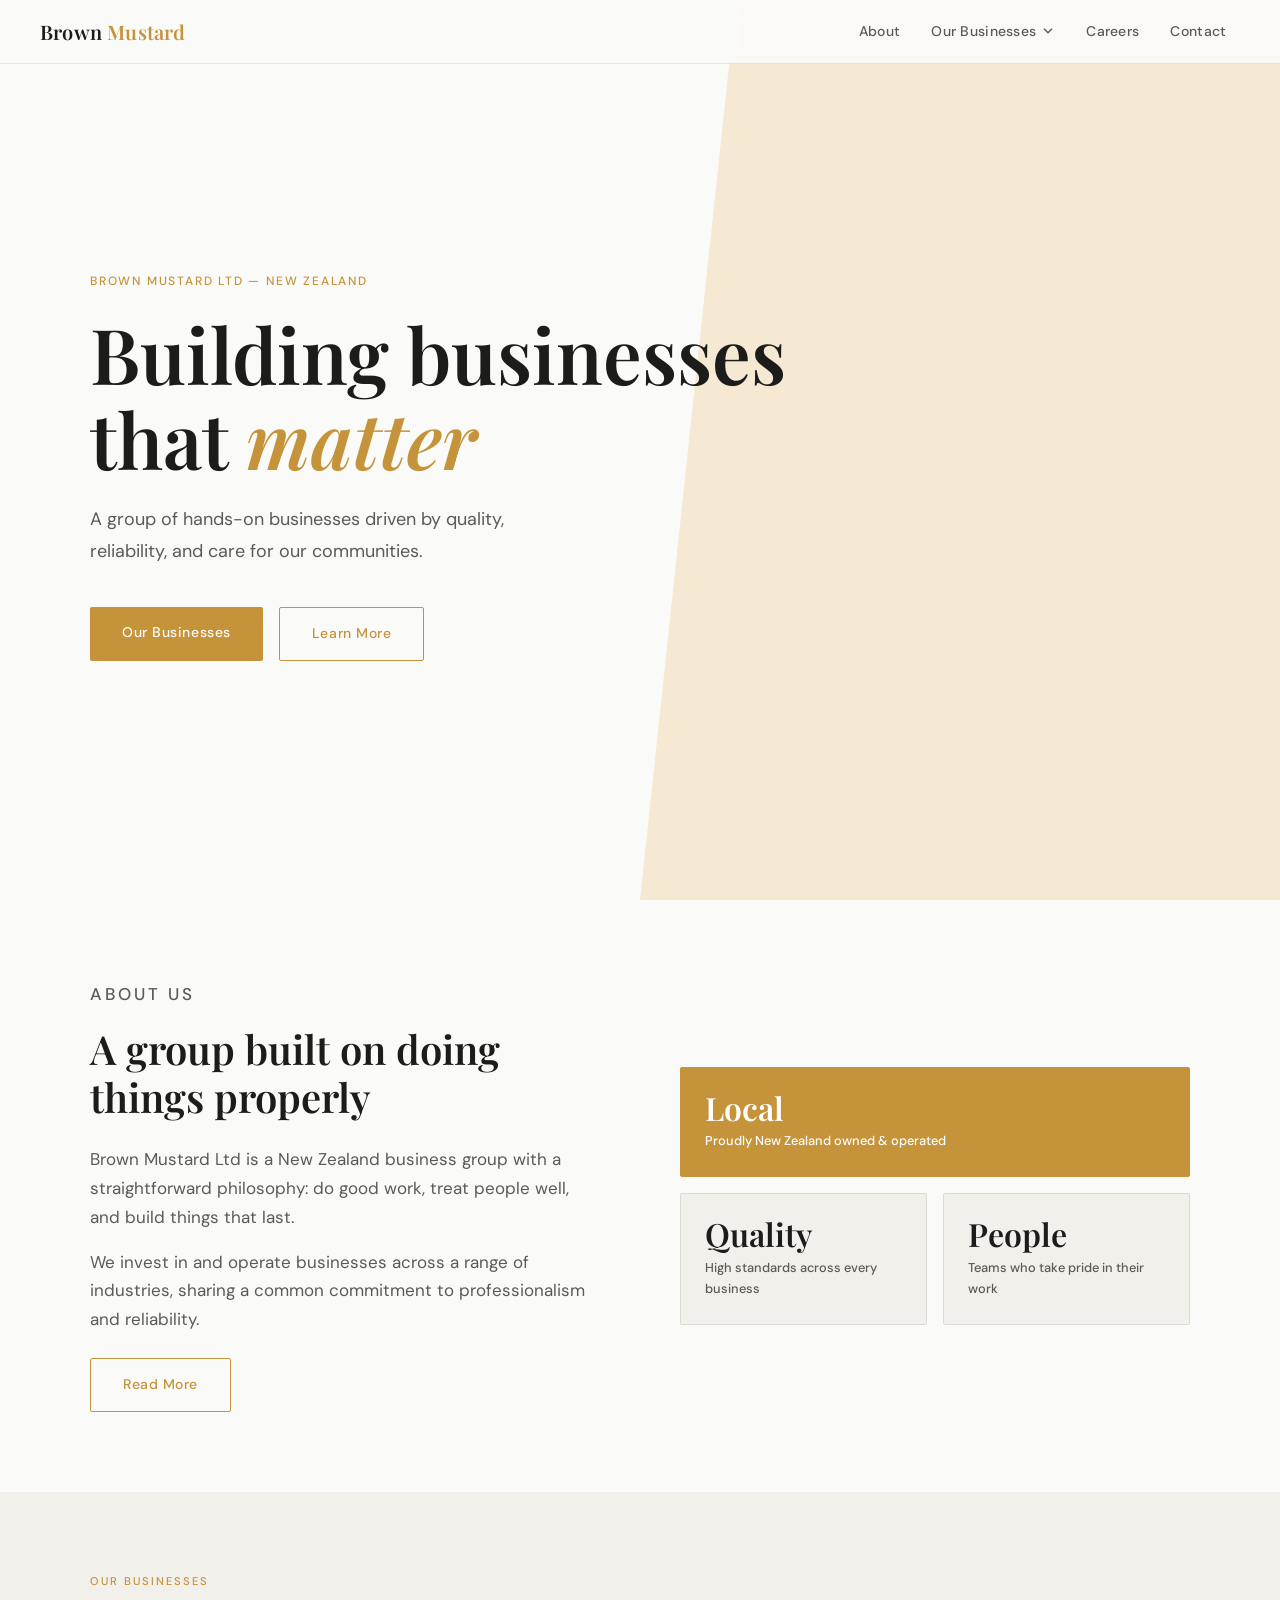
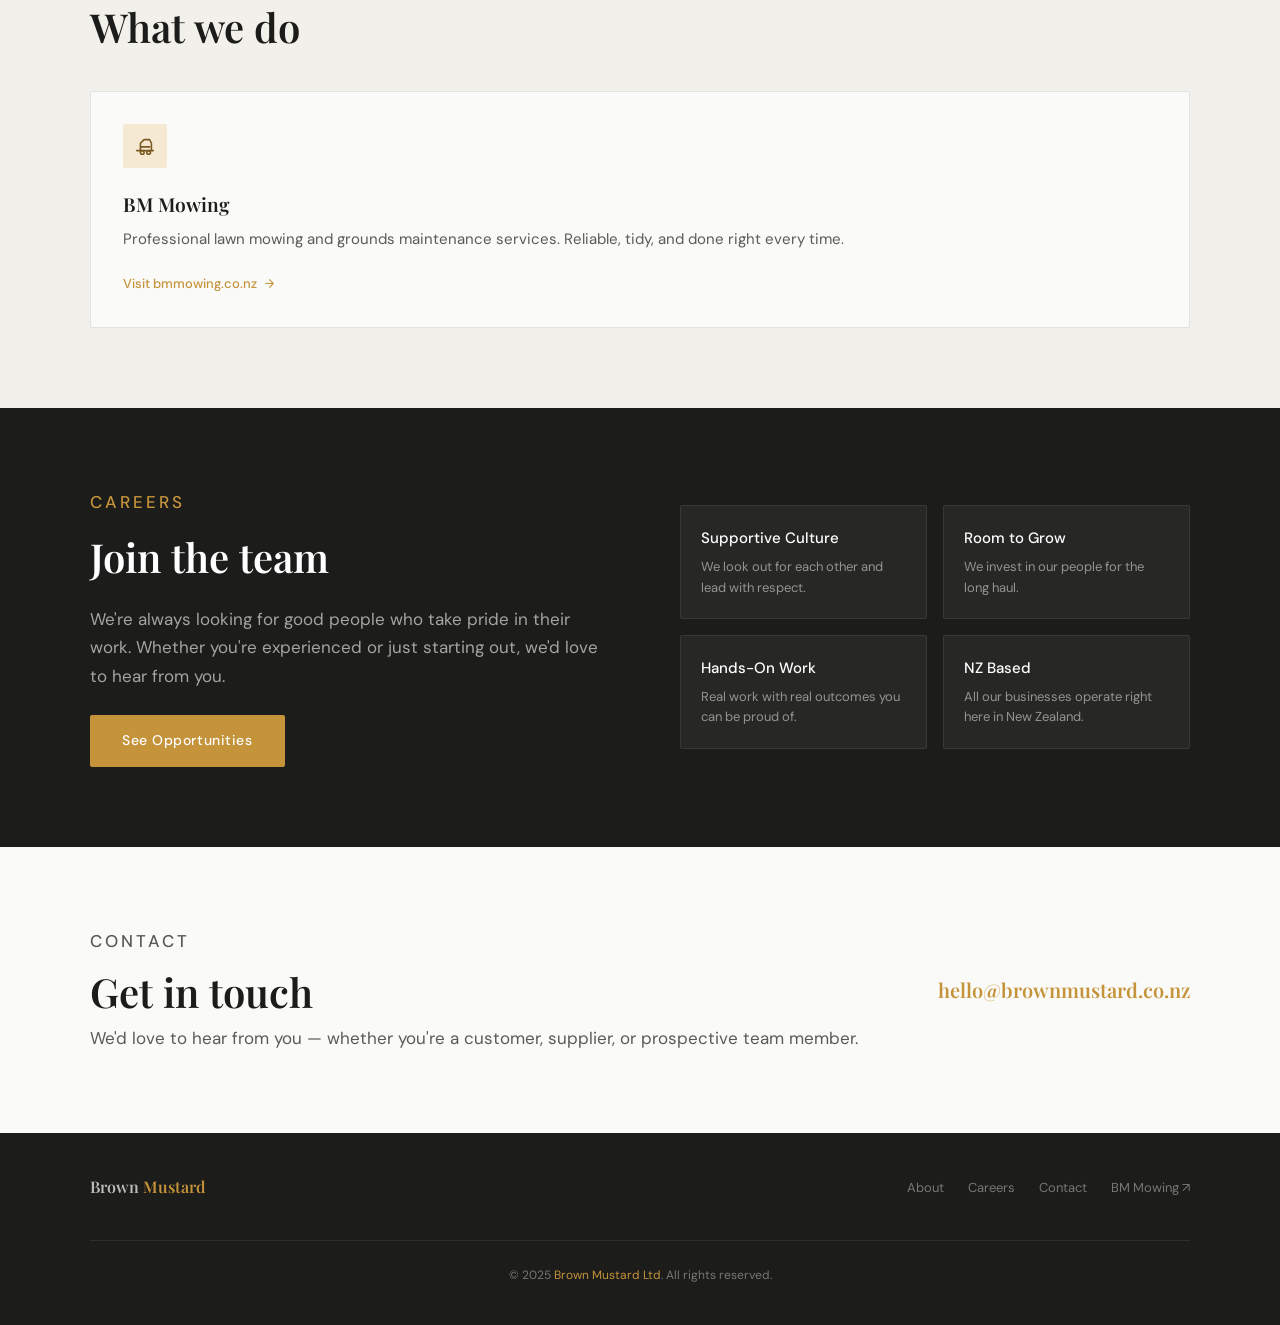
<file: index.html>
<!DOCTYPE html>
<html lang="en">
<head>
  <meta charset="UTF-8" />
  <meta name="viewport" content="width=device-width, initial-scale=1.0" />
  <title>Brown Mustard Ltd</title>
  <link rel="preconnect" href="https://fonts.googleapis.com" />
  <link rel="preconnect" href="https://fonts.gstatic.com" crossorigin />
  <link href="https://fonts.googleapis.com/css2?family=Playfair+Display:wght@400;600&family=DM+Sans:wght@300;400;500&display=swap" rel="stylesheet" />
  <link rel="stylesheet" href="style.css" />
  <style>
    /* ── HERO ── */
    .hero {
      min-height: 100vh;
      display: flex;
      align-items: center;
      padding: 6rem 2.5rem 4rem;
      position: relative;
      overflow: hidden;
    }

    .hero::before {
      content: '';
      position: absolute;
      top: -10%; right: -5%;
      width: 55%; height: 110%;
      background: var(--mustard-light);
      clip-path: polygon(15% 0%, 100% 0%, 100% 100%, 0% 100%);
      z-index: 0;
    }

    .hero-content {
      max-width: 1100px;
      margin: 0 auto;
      width: 100%;
      position: relative;
      z-index: 1;
    }

    .hero-eyebrow {
      font-size: 0.75rem;
      font-weight: 500;
      letter-spacing: 0.15em;
      text-transform: uppercase;
      color: var(--mustard);
      margin-bottom: 1.25rem;
    }

    .hero h1 {
      font-family: 'Playfair Display', serif;
      font-size: clamp(2.75rem, 6vw, 5rem);
      font-weight: 600;
      line-height: 1.1;
      max-width: 700px;
      margin-bottom: 1.5rem;
    }

    .hero h1 em { font-style: italic; color: var(--mustard); }

    .hero-sub {
      font-size: 1.125rem;
      color: var(--ink-muted);
      max-width: 480px;
      line-height: 1.75;
      margin-bottom: 2.5rem;
    }

    .hero-buttons { display: flex; gap: 1rem; flex-wrap: wrap; }

    /* ── HOME SECTIONS ── */
    .home-about { background: var(--surface); }
    .home-businesses { background: var(--surface-alt); }
    .home-careers { background: var(--ink); color: #fff; }
    .home-contact { background: var(--surface); }

    /* About grid */
    .about-grid {
      display: grid;
      grid-template-columns: 1fr 1fr;
      gap: 5rem;
      align-items: center;
    }

    .about-text p {
      color: var(--ink-muted);
      margin-bottom: 1rem;
      font-size: 1.0625rem;
    }

    .about-text .btn { margin-top: 0.5rem; }

    .about-visual {
      display: grid;
      grid-template-columns: 1fr 1fr;
      gap: 1rem;
    }

    .stat-card {
      background: var(--surface-alt);
      border: 1px solid var(--border);
      padding: 1.5rem;
      border-radius: 2px;
    }

    .stat-card.accent {
      grid-column: span 2;
      background: var(--mustard);
      border-color: var(--mustard);
    }

    .stat-card.accent .stat-num,
    .stat-card.accent .stat-label { color: #fff; }

    .stat-num {
      font-family: 'Playfair Display', serif;
      font-size: 2rem;
      font-weight: 600;
      color: var(--ink);
      line-height: 1;
      margin-bottom: 0.4rem;
    }

    .stat-label {
      font-size: 0.8rem;
      color: var(--ink-muted);
      font-weight: 500;
    }

    /* Businesses */
    .biz-grid {
      display: grid;
      grid-template-columns: repeat(auto-fit, minmax(280px, 1fr));
      gap: 1.5rem;
      margin-top: 2.5rem;
    }

    .biz-card {
      background: var(--surface);
      border: 1px solid var(--border);
      border-radius: 2px;
      padding: 2rem;
      text-decoration: none;
      color: inherit;
      display: block;
      position: relative;
      overflow: hidden;
      transition: border-color 0.2s, transform 0.2s, box-shadow 0.2s;
    }

    .biz-card::after {
      content: '';
      position: absolute;
      bottom: 0; left: 0;
      width: 100%; height: 3px;
      background: var(--mustard);
      transform: scaleX(0);
      transform-origin: left;
      transition: transform 0.25s;
    }

    .biz-card:hover { border-color: var(--mustard); transform: translateY(-3px); box-shadow: 0 8px 24px rgba(197,147,58,0.12); }
    .biz-card:hover::after { transform: scaleX(1); }

    .biz-icon {
      width: 44px; height: 44px;
      background: var(--mustard-light);
      border-radius: 2px;
      display: flex; align-items: center; justify-content: center;
      margin-bottom: 1.25rem;
    }

    .biz-icon svg {
      width: 22px; height: 22px;
      stroke: var(--mustard-dark); fill: none;
      stroke-width: 1.75; stroke-linecap: round; stroke-linejoin: round;
    }

    .biz-card h3 {
      font-family: 'Playfair Display', serif;
      font-size: 1.2rem; font-weight: 600;
      margin-bottom: 0.4rem;
    }

    .biz-card p { font-size: 0.9375rem; color: var(--ink-muted); margin-bottom: 1.25rem; }

    .card-link {
      font-size: 0.8125rem; font-weight: 500;
      color: var(--mustard); display: flex; align-items: center; gap: 0.35rem;
    }

    .card-link svg {
      width: 13px; height: 13px;
      stroke: currentColor; fill: none;
      stroke-width: 2; stroke-linecap: round; stroke-linejoin: round;
      transition: transform 0.2s;
    }

    .biz-card:hover .card-link svg { transform: translateX(3px); }

    /* Careers teaser */
    .careers-teaser {
      display: grid;
      grid-template-columns: 1fr 1fr;
      gap: 5rem;
      align-items: center;
    }

    .home-careers .section-label { color: var(--mustard); }
    .home-careers .section-title { color: #fff; }

    .careers-teaser-text p {
      color: rgba(255,255,255,0.6);
      font-size: 1.0625rem;
      margin-bottom: 1rem;
    }

    .careers-teaser-text .btn { margin-top: 0.5rem; }

    .perks {
      display: grid;
      grid-template-columns: 1fr 1fr;
      gap: 1rem;
    }

    .perk {
      background: rgba(255,255,255,0.05);
      border: 1px solid rgba(255,255,255,0.08);
      border-radius: 2px;
      padding: 1.25rem;
    }

    .perk-title { font-size: 0.9375rem; font-weight: 500; color: #fff; margin-bottom: 0.3rem; }
    .perk-desc { font-size: 0.8125rem; color: rgba(255,255,255,0.5); line-height: 1.6; }

    /* Contact teaser */
    .contact-row {
      display: flex;
      align-items: center;
      justify-content: space-between;
      gap: 3rem;
      flex-wrap: wrap;
    }

    .contact-row-text h2 { margin-bottom: 0.5rem; }
    .contact-row-text p { color: var(--ink-muted); font-size: 1.0625rem; }

    .contact-email-link {
      font-size: 1.25rem;
      font-family: 'Playfair Display', serif;
      color: var(--mustard);
      text-decoration: none;
      font-weight: 600;
      white-space: nowrap;
    }

    .contact-email-link:hover { text-decoration: underline; }

    @media (max-width: 768px) {
      .about-grid, .careers-teaser { grid-template-columns: 1fr; gap: 3rem; }
      .about-visual { display: none; }
      .perks { grid-template-columns: 1fr; }
      .contact-row { flex-direction: column; align-items: flex-start; }
      .hero::before { display: none; }
    }
  </style>
</head>
<body>

  <!-- nav injected by nav.js -->

  <!-- HERO -->
  <section class="hero">
    <div class="hero-content">
      <p class="hero-eyebrow">Brown Mustard Ltd &mdash; New Zealand</p>
      <h1>Building businesses that <em>matter</em></h1>
      <p class="hero-sub">A group of hands-on businesses driven by quality, reliability, and care for our communities.</p>
      <div class="hero-buttons">
        <a href="businesses.html" class="btn">Our Businesses</a>
        <a href="about.html" class="btn btn-outline">Learn More</a>
      </div>
    </div>
  </section>

  <!-- ABOUT TEASER -->
  <section class="section home-about">
    <div class="container">
      <div class="about-grid">
        <div class="about-text">
          <p class="section-label">About Us</p>
          <h2 class="section-title">A group built on doing things properly</h2>
          <p>Brown Mustard Ltd is a New Zealand business group with a straightforward philosophy: do good work, treat people well, and build things that last.</p>
          <p>We invest in and operate businesses across a range of industries, sharing a common commitment to professionalism and reliability.</p>
          <a href="about.html" class="btn btn-outline">Read More</a>
        </div>
        <div class="about-visual">
          <div class="stat-card accent">
            <div class="stat-num">Local</div>
            <div class="stat-label">Proudly New Zealand owned &amp; operated</div>
          </div>
          <div class="stat-card">
            <div class="stat-num">Quality</div>
            <div class="stat-label">High standards across every business</div>
          </div>
          <div class="stat-card">
            <div class="stat-num">People</div>
            <div class="stat-label">Teams who take pride in their work</div>
          </div>
        </div>
      </div>
    </div>
  </section>

  <!-- BUSINESSES TEASER -->
  <section class="section home-businesses">
    <div class="container">
      <p class="section-label">Our Businesses</p>
      <h2 class="section-title">What we do</h2>
      <div class="biz-grid">
        <a href="https://www.bmmowing.co.nz" target="_blank" rel="noopener" class="biz-card">
          <div class="biz-icon">
            <svg viewBox="0 0 24 24"><path d="M3 17h18M7 17V9l4-4h6l2 4v8M7 13h10"/><circle cx="9" cy="19" r="2"/><circle cx="16" cy="19" r="2"/></svg>
          </div>
          <h3>BM Mowing</h3>
          <p>Professional lawn mowing and grounds maintenance services. Reliable, tidy, and done right every time.</p>
          <span class="card-link">Visit bmmowing.co.nz <svg viewBox="0 0 24 24"><path d="M5 12h14M12 5l7 7-7 7"/></svg></span>
        </a>
      </div>
    </div>
  </section>

  <!-- CAREERS TEASER -->
  <section class="section home-careers">
    <div class="container">
      <div class="careers-teaser">
        <div class="careers-teaser-text">
          <p class="section-label">Careers</p>
          <h2 class="section-title">Join the team</h2>
          <p>We're always looking for good people who take pride in their work. Whether you're experienced or just starting out, we'd love to hear from you.</p>
          <a href="careers.html" class="btn">See Opportunities</a>
        </div>
        <div class="perks">
          <div class="perk"><div class="perk-title">Supportive Culture</div><div class="perk-desc">We look out for each other and lead with respect.</div></div>
          <div class="perk"><div class="perk-title">Room to Grow</div><div class="perk-desc">We invest in our people for the long haul.</div></div>
          <div class="perk"><div class="perk-title">Hands-On Work</div><div class="perk-desc">Real work with real outcomes you can be proud of.</div></div>
          <div class="perk"><div class="perk-title">NZ Based</div><div class="perk-desc">All our businesses operate right here in New Zealand.</div></div>
        </div>
      </div>
    </div>
  </section>

  <!-- CONTACT TEASER -->
  <section class="section home-contact">
    <div class="container">
      <div class="contact-row">
        <div class="contact-row-text">
          <p class="section-label">Contact</p>
          <h2 class="section-title">Get in touch</h2>
          <p>We'd love to hear from you — whether you're a customer, supplier, or prospective team member.</p>
        </div>
        <a href="mailto:hello@brownmustard.co.nz" class="contact-email-link">hello@brownmustard.co.nz</a>
      </div>
    </div>
  </section>

  <!-- footer injected by nav.js -->
  <script src="nav.js"></script>
</body>
</html>
</file>
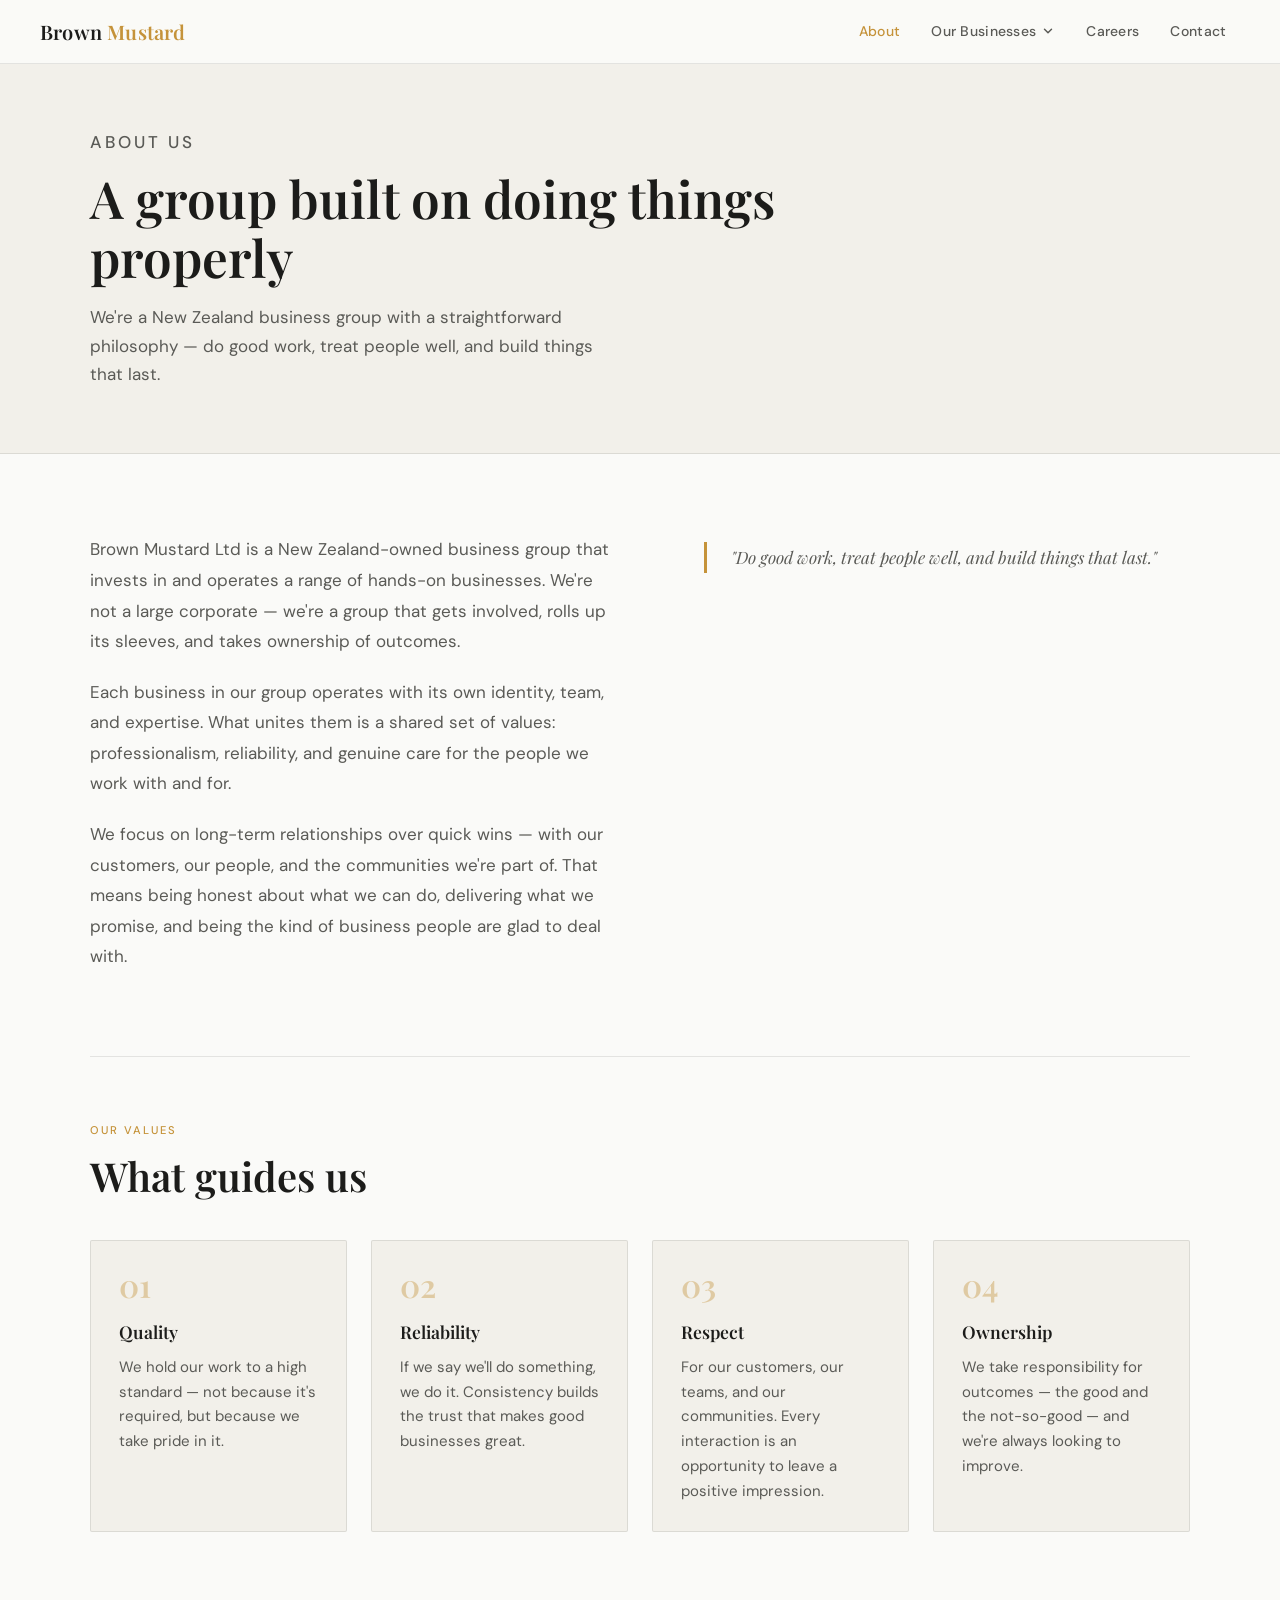
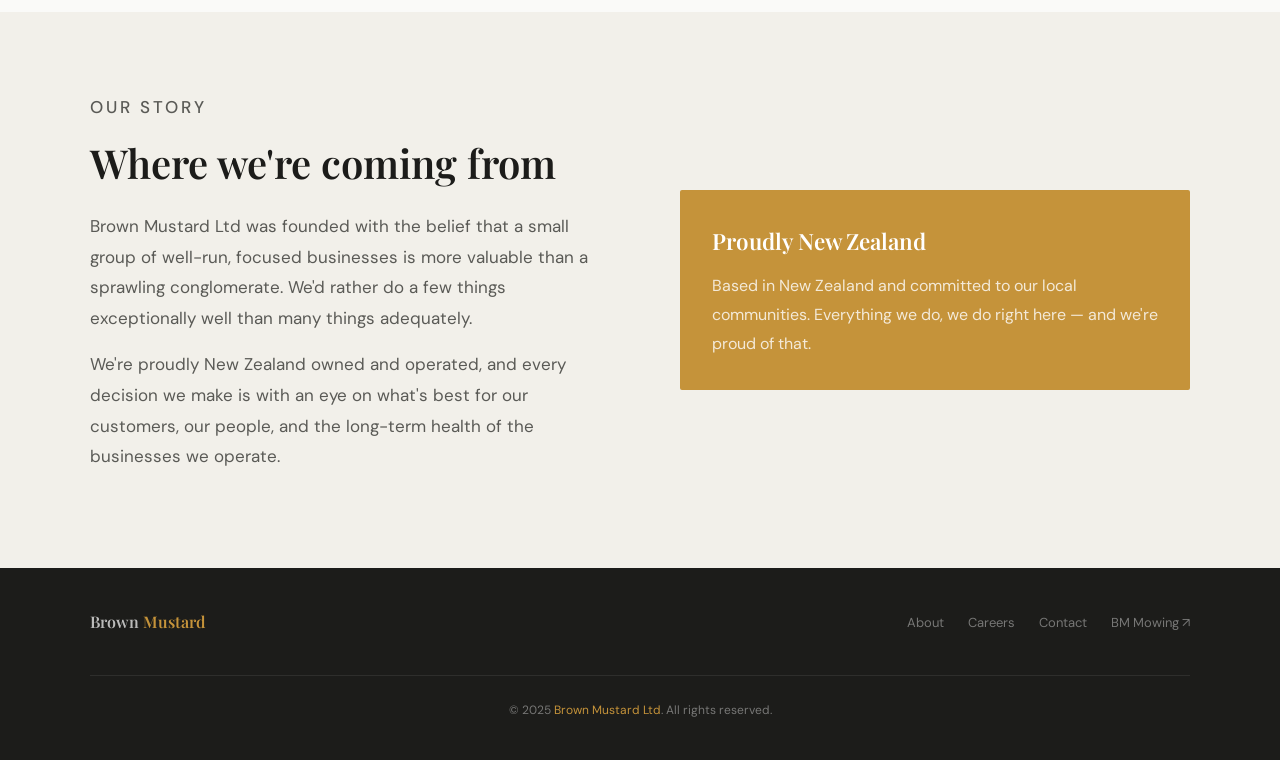
<file: about.html>
<!DOCTYPE html>
<html lang="en">
<head>
  <meta charset="UTF-8" />
  <meta name="viewport" content="width=device-width, initial-scale=1.0" />
  <title>About — Brown Mustard Ltd</title>
  <link rel="preconnect" href="https://fonts.googleapis.com" />
  <link rel="preconnect" href="https://fonts.gstatic.com" crossorigin />
  <link href="https://fonts.googleapis.com/css2?family=Playfair+Display:wght@400;600&family=DM+Sans:wght@300;400;500&display=swap" rel="stylesheet" />
  <link rel="stylesheet" href="style.css" />
  <style>
    .about-body { background: var(--surface); }

    .about-intro {
      display: grid;
      grid-template-columns: 1.1fr 1fr;
      gap: 5rem;
      align-items: start;
      padding-bottom: 4rem;
      border-bottom: 1px solid var(--border);
      margin-bottom: 4rem;
    }

    .about-intro p {
      font-size: 1.0625rem;
      color: var(--ink-muted);
      margin-bottom: 1.25rem;
      line-height: 1.8;
    }

    .about-pull {
      font-family: 'Playfair Display', serif;
      font-size: 1.5rem;
      font-weight: 400;
      font-style: italic;
      color: var(--ink);
      line-height: 1.5;
      border-left: 3px solid var(--mustard);
      padding-left: 1.5rem;
      margin-top: 0.5rem;
    }

    /* Values */
    .values-grid {
      display: grid;
      grid-template-columns: repeat(auto-fit, minmax(240px, 1fr));
      gap: 1.5rem;
      margin-top: 2.5rem;
    }

    .value-card {
      background: var(--surface-alt);
      border: 1px solid var(--border);
      border-radius: 2px;
      padding: 1.75rem;
    }

    .value-num {
      font-family: 'Playfair Display', serif;
      font-size: 2rem;
      font-weight: 600;
      color: var(--mustard);
      opacity: 0.4;
      line-height: 1;
      margin-bottom: 1rem;
    }

    .value-title {
      font-family: 'Playfair Display', serif;
      font-size: 1.1rem;
      font-weight: 600;
      margin-bottom: 0.5rem;
    }

    .value-desc { font-size: 0.9375rem; color: var(--ink-muted); line-height: 1.65; }

    /* Story section */
    .story-section { background: var(--surface-alt); }

    .story-grid {
      display: grid;
      grid-template-columns: 1fr 1fr;
      gap: 5rem;
      align-items: center;
    }

    .story-grid p {
      font-size: 1.0625rem;
      color: var(--ink-muted);
      margin-bottom: 1rem;
      line-height: 1.8;
    }

    .story-accent {
      background: var(--mustard);
      border-radius: 2px;
      padding: 2rem;
      color: #fff;
    }

    .story-accent h3 {
      font-family: 'Playfair Display', serif;
      font-size: 1.4rem;
      font-weight: 600;
      margin-bottom: 0.75rem;
    }

    .story-accent p { color: rgba(255,255,255,0.8); margin-bottom: 0; font-size: 1rem; }

    @media (max-width: 768px) {
      .about-intro, .story-grid { grid-template-columns: 1fr; gap: 3rem; }
    }
  </style>
</head>
<body class="about-body">

  <!-- nav injected -->

  <div class="page-hero">
    <div class="page-hero-inner">
      <p class="page-hero-eyebrow">About Us</p>
      <h1>A group built on doing things properly</h1>
      <p>We're a New Zealand business group with a straightforward philosophy — do good work, treat people well, and build things that last.</p>
    </div>
  </div>

  <!-- MAIN ABOUT -->
  <section class="section about-body">
    <div class="container">
      <div class="about-intro">
        <div>
          <p>Brown Mustard Ltd is a New Zealand-owned business group that invests in and operates a range of hands-on businesses. We're not a large corporate — we're a group that gets involved, rolls up its sleeves, and takes ownership of outcomes.</p>
          <p>Each business in our group operates with its own identity, team, and expertise. What unites them is a shared set of values: professionalism, reliability, and genuine care for the people we work with and for.</p>
          <p>We focus on long-term relationships over quick wins — with our customers, our people, and the communities we're part of. That means being honest about what we can do, delivering what we promise, and being the kind of business people are glad to deal with.</p>
        </div>
        <div>
          <p class="about-pull">"Do good work, treat people well, and build things that last."</p>
        </div>
      </div>

      <!-- Values -->
      <p class="section-label">Our Values</p>
      <h2 class="section-title">What guides us</h2>
      <div class="values-grid">
        <div class="value-card">
          <div class="value-num">01</div>
          <div class="value-title">Quality</div>
          <div class="value-desc">We hold our work to a high standard — not because it's required, but because we take pride in it.</div>
        </div>
        <div class="value-card">
          <div class="value-num">02</div>
          <div class="value-title">Reliability</div>
          <div class="value-desc">If we say we'll do something, we do it. Consistency builds the trust that makes good businesses great.</div>
        </div>
        <div class="value-card">
          <div class="value-num">03</div>
          <div class="value-title">Respect</div>
          <div class="value-desc">For our customers, our teams, and our communities. Every interaction is an opportunity to leave a positive impression.</div>
        </div>
        <div class="value-card">
          <div class="value-num">04</div>
          <div class="value-title">Ownership</div>
          <div class="value-desc">We take responsibility for outcomes — the good and the not-so-good — and we're always looking to improve.</div>
        </div>
      </div>
    </div>
  </section>

  <!-- STORY -->
  <section class="section story-section">
    <div class="container">
      <div class="story-grid">
        <div>
          <p class="section-label">Our Story</p>
          <h2 class="section-title">Where we're coming from</h2>
          <p>Brown Mustard Ltd was founded with the belief that a small group of well-run, focused businesses is more valuable than a sprawling conglomerate. We'd rather do a few things exceptionally well than many things adequately.</p>
          <p>We're proudly New Zealand owned and operated, and every decision we make is with an eye on what's best for our customers, our people, and the long-term health of the businesses we operate.</p>
        </div>
        <div class="story-accent">
          <h3>Proudly New Zealand</h3>
          <p>Based in New Zealand and committed to our local communities. Everything we do, we do right here — and we're proud of that.</p>
        </div>
      </div>
    </div>
  </section>

  <script src="nav.js"></script>
</body>
</html>
</file>
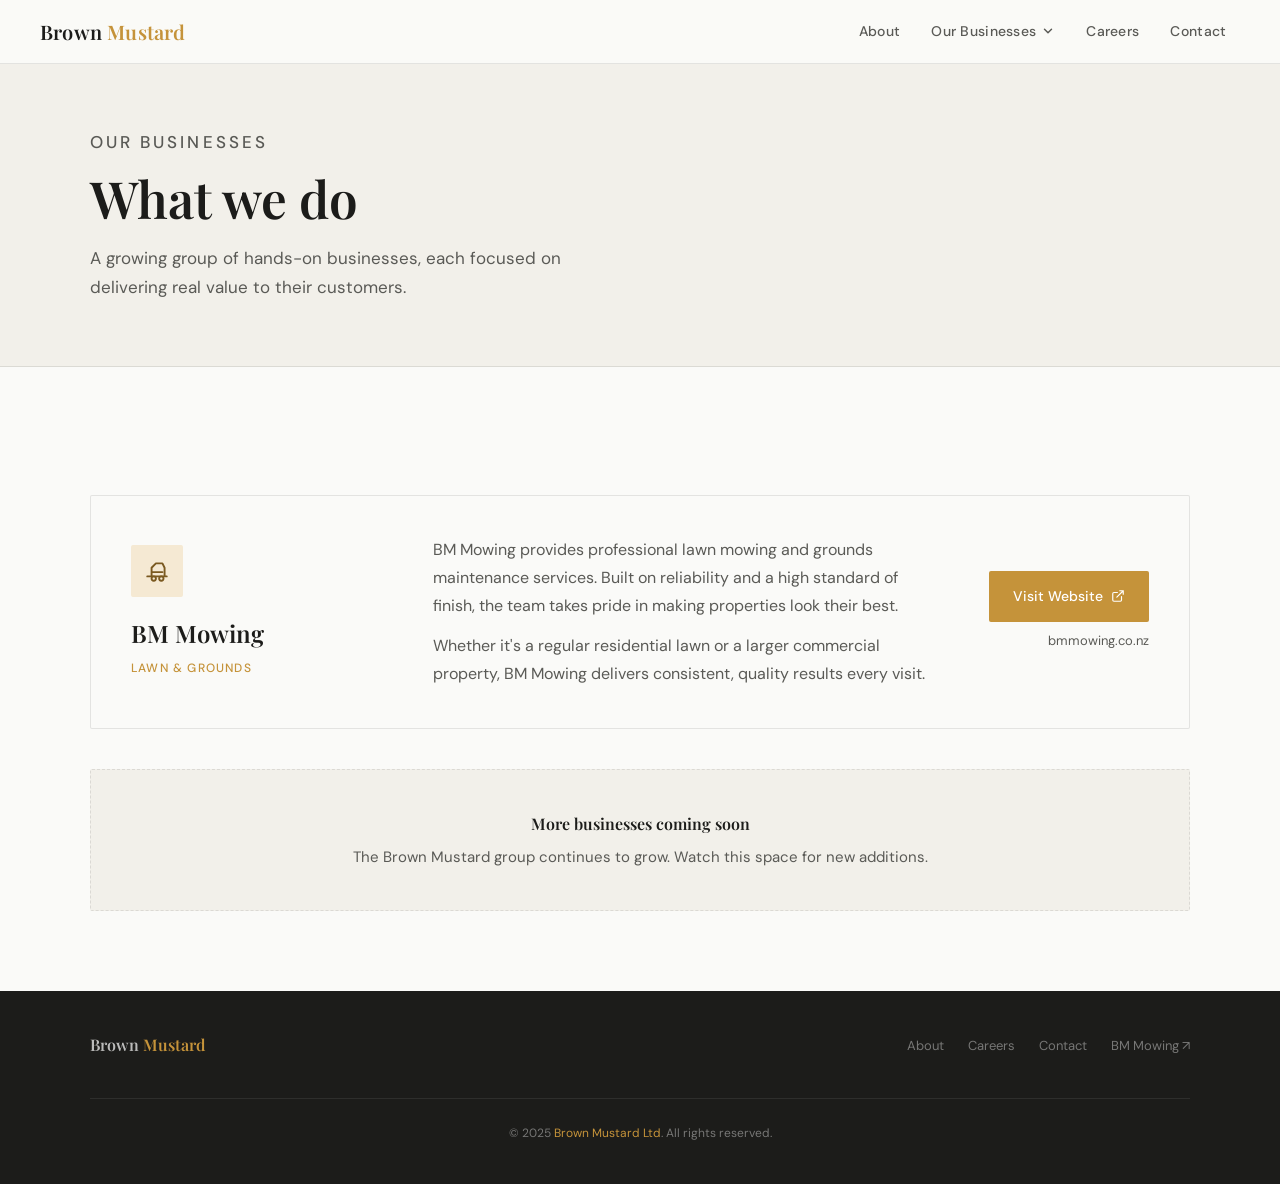
<file: businesses.html>
<!DOCTYPE html>
<html lang="en">
<head>
  <meta charset="UTF-8" />
  <meta name="viewport" content="width=device-width, initial-scale=1.0" />
  <title>Our Businesses — Brown Mustard Ltd</title>
  <link rel="preconnect" href="https://fonts.googleapis.com" />
  <link rel="preconnect" href="https://fonts.gstatic.com" crossorigin />
  <link href="https://fonts.googleapis.com/css2?family=Playfair+Display:wght@400;600&family=DM+Sans:wght@300;400;500&display=swap" rel="stylesheet" />
  <link rel="stylesheet" href="style.css" />
  <style>
    .biz-section { background: var(--surface); }

    .biz-list {
      display: flex;
      flex-direction: column;
      gap: 2.5rem;
      margin-top: 3rem;
    }

    .biz-row {
      display: grid;
      grid-template-columns: 1fr 2fr auto;
      gap: 3rem;
      align-items: center;
      background: var(--surface);
      border: 1px solid var(--border);
      border-radius: 2px;
      padding: 2.5rem;
      transition: border-color 0.2s, box-shadow 0.2s;
      position: relative;
      overflow: hidden;
    }

    .biz-row::before {
      content: '';
      position: absolute;
      left: 0; top: 0; bottom: 0;
      width: 4px;
      background: var(--mustard);
      transform: scaleY(0);
      transform-origin: bottom;
      transition: transform 0.25s;
    }

    .biz-row:hover { border-color: var(--mustard); box-shadow: 0 4px 20px rgba(197,147,58,0.1); }
    .biz-row:hover::before { transform: scaleY(1); }

    .biz-row-identity { display: flex; flex-direction: column; }

    .biz-row-icon {
      width: 52px; height: 52px;
      background: var(--mustard-light);
      border-radius: 2px;
      display: flex; align-items: center; justify-content: center;
      margin-bottom: 1rem;
    }

    .biz-row-icon svg {
      width: 26px; height: 26px;
      stroke: var(--mustard-dark); fill: none;
      stroke-width: 1.75; stroke-linecap: round; stroke-linejoin: round;
    }

    .biz-row-name {
      font-family: 'Playfair Display', serif;
      font-size: 1.5rem;
      font-weight: 600;
      margin-bottom: 0.25rem;
    }

    .biz-row-tag {
      font-size: 0.75rem;
      font-weight: 500;
      letter-spacing: 0.1em;
      text-transform: uppercase;
      color: var(--mustard);
    }

    .biz-row-desc {
      font-size: 1rem;
      color: var(--ink-muted);
      line-height: 1.75;
    }

    .biz-row-desc p { margin-bottom: 0.75rem; }
    .biz-row-desc p:last-child { margin-bottom: 0; }

    .biz-row-action { text-align: right; }

    .biz-visit-btn {
      display: inline-flex;
      align-items: center;
      gap: 0.5rem;
      padding: 0.875rem 1.5rem;
      background: var(--mustard);
      color: #fff;
      font-size: 0.875rem;
      font-weight: 500;
      text-decoration: none;
      border-radius: 2px;
      white-space: nowrap;
      transition: background 0.2s, transform 0.15s;
    }

    .biz-visit-btn:hover { background: var(--mustard-dark); transform: translateY(-1px); }

    .biz-visit-btn svg {
      width: 14px; height: 14px;
      stroke: currentColor; fill: none;
      stroke-width: 2; stroke-linecap: round; stroke-linejoin: round;
    }

    .biz-url {
      display: block;
      font-size: 0.8125rem;
      color: var(--ink-muted);
      margin-top: 0.5rem;
      text-align: right;
    }

    /* More coming soon */
    .coming-soon {
      background: var(--surface-alt);
      border: 1px dashed var(--border);
      border-radius: 2px;
      padding: 2.5rem;
      text-align: center;
    }

    .coming-soon p {
      color: var(--ink-muted);
      font-size: 0.9375rem;
    }

    .coming-soon strong {
      font-family: 'Playfair Display', serif;
      font-size: 1rem;
      font-weight: 600;
      color: var(--ink);
      display: block;
      margin-bottom: 0.5rem;
    }

    @media (max-width: 768px) {
      .biz-row { grid-template-columns: 1fr; gap: 1.5rem; }
      .biz-row-action { text-align: left; }
      .biz-url { text-align: left; }
    }
  </style>
</head>
<body>

  <div class="page-hero">
    <div class="page-hero-inner">
      <p class="page-hero-eyebrow">Our Businesses</p>
      <h1>What we do</h1>
      <p>A growing group of hands-on businesses, each focused on delivering real value to their customers.</p>
    </div>
  </div>

  <section class="section biz-section">
    <div class="container">

      <div class="biz-list">

        <!-- BM Mowing -->
        <div class="biz-row">
          <div class="biz-row-identity">
            <div class="biz-row-icon">
              <svg viewBox="0 0 24 24"><path d="M3 17h18M7 17V9l4-4h6l2 4v8M7 13h10"/><circle cx="9" cy="19" r="2"/><circle cx="16" cy="19" r="2"/></svg>
            </div>
            <div class="biz-row-name">BM Mowing</div>
            <div class="biz-row-tag">Lawn &amp; Grounds</div>
          </div>
          <div class="biz-row-desc">
            <p>BM Mowing provides professional lawn mowing and grounds maintenance services. Built on reliability and a high standard of finish, the team takes pride in making properties look their best.</p>
            <p>Whether it's a regular residential lawn or a larger commercial property, BM Mowing delivers consistent, quality results every visit.</p>
          </div>
          <div class="biz-row-action">
            <a href="https://www.bmmowing.co.nz" target="_blank" rel="noopener" class="biz-visit-btn">
              Visit Website
              <svg viewBox="0 0 24 24"><path d="M18 13v6a2 2 0 0 1-2 2H5a2 2 0 0 1-2-2V8a2 2 0 0 1 2-2h6M15 3h6v6M10 14L21 3"/></svg>
            </a>
            <span class="biz-url">bmmowing.co.nz</span>
          </div>
        </div>

        <!-- Coming soon placeholder -->
        <div class="coming-soon">
          <strong>More businesses coming soon</strong>
          <p>The Brown Mustard group continues to grow. Watch this space for new additions.</p>
        </div>

      </div>
    </div>
  </section>

  <script src="nav.js"></script>
</body>
</html>
</file>
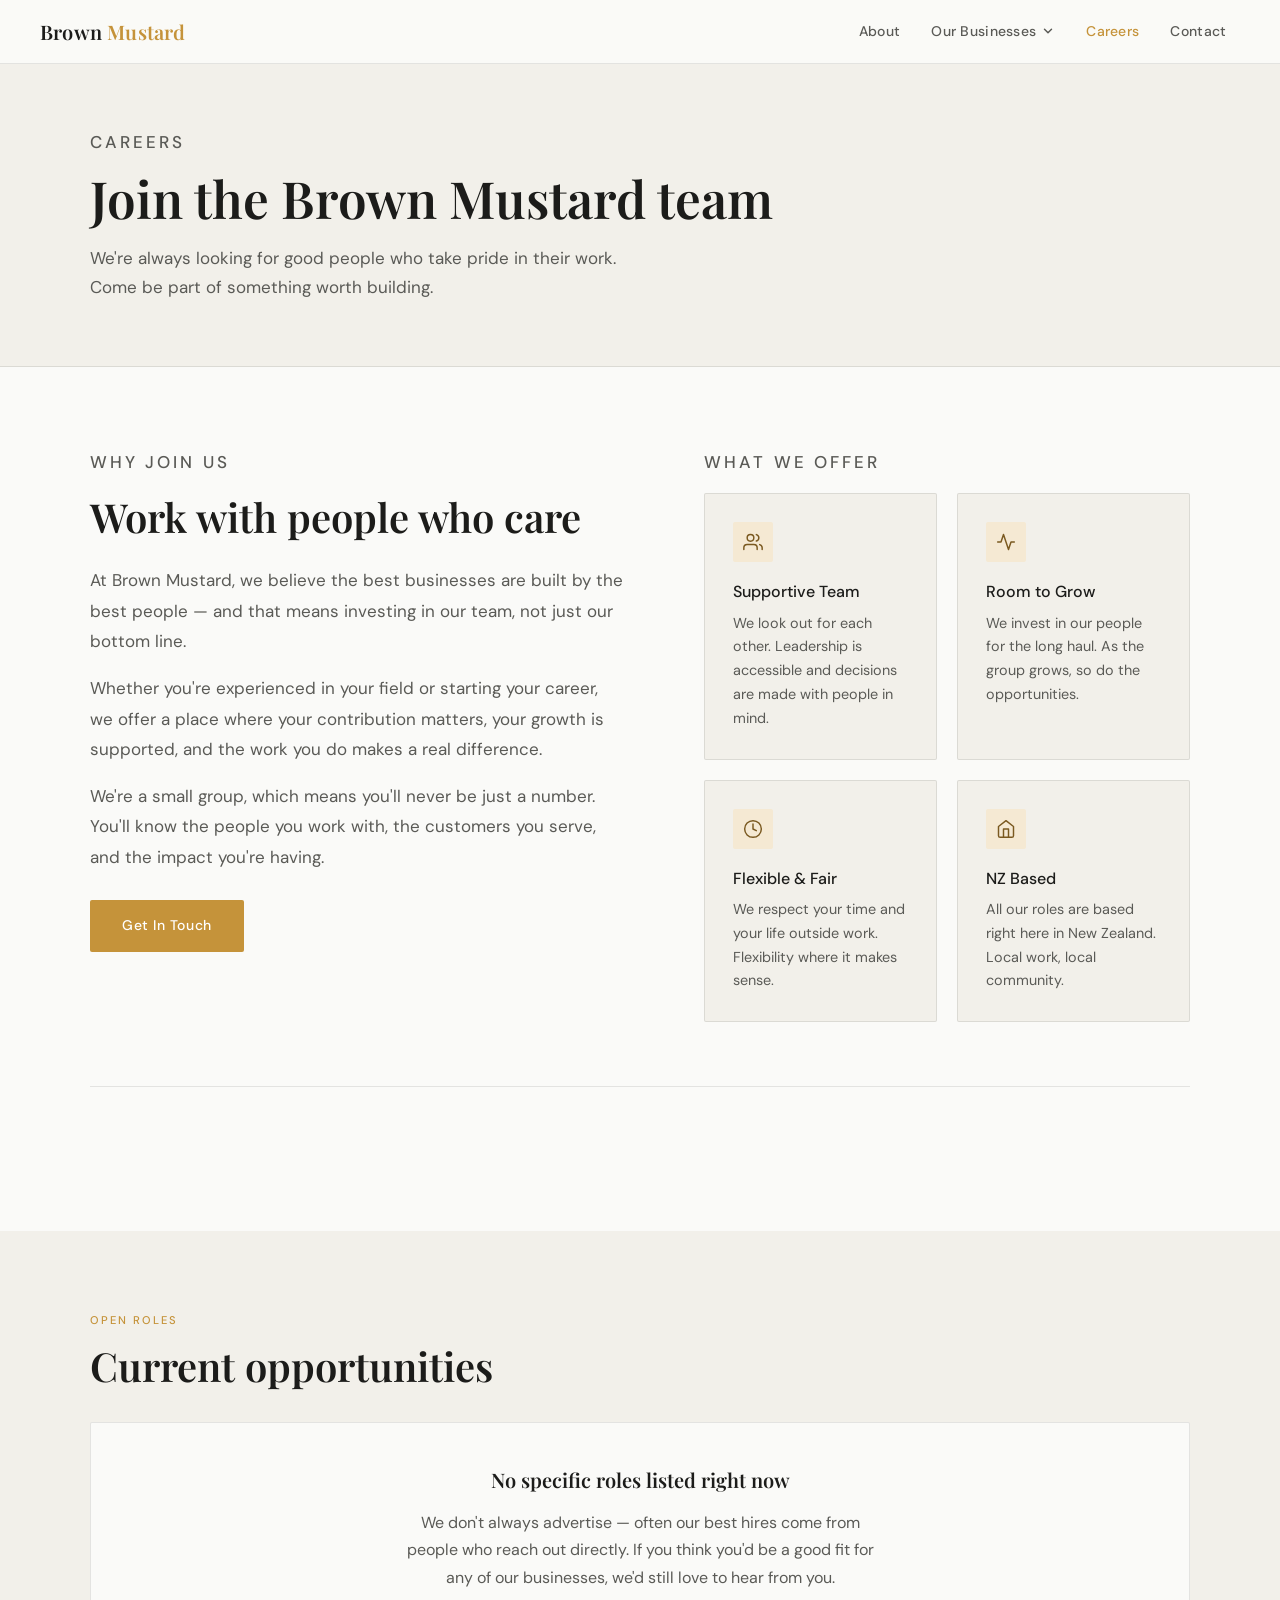
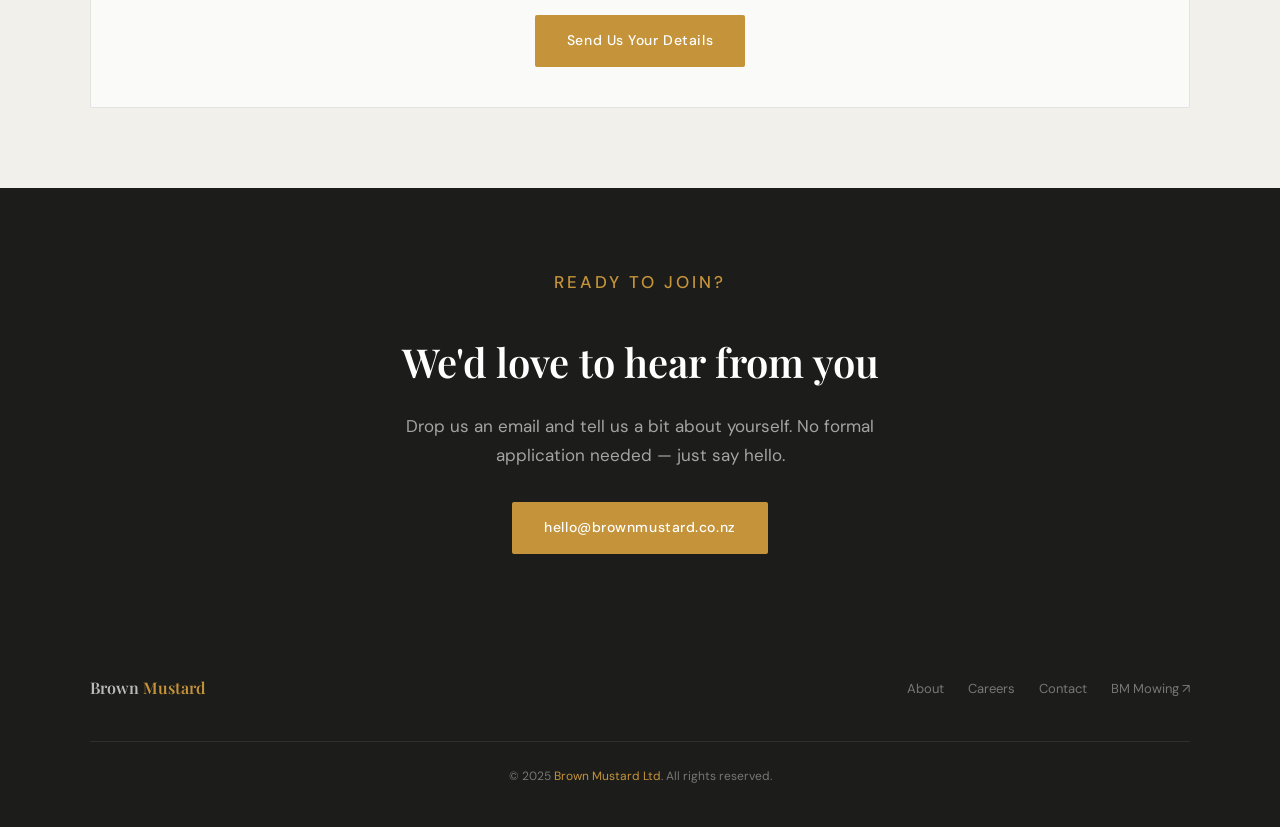
<file: careers.html>
<!DOCTYPE html>
<html lang="en">
<head>
  <meta charset="UTF-8" />
  <meta name="viewport" content="width=device-width, initial-scale=1.0" />
  <title>Careers — Brown Mustard Ltd</title>
  <link rel="preconnect" href="https://fonts.googleapis.com" />
  <link rel="preconnect" href="https://fonts.gstatic.com" crossorigin />
  <link href="https://fonts.googleapis.com/css2?family=Playfair+Display:wght@400;600&family=DM+Sans:wght@300;400;500&display=swap" rel="stylesheet" />
  <link rel="stylesheet" href="style.css" />
  <style>
    .careers-intro-section { background: var(--surface); }

    .careers-intro-grid {
      display: grid;
      grid-template-columns: 1.1fr 1fr;
      gap: 5rem;
      align-items: start;
      margin-bottom: 4rem;
      padding-bottom: 4rem;
      border-bottom: 1px solid var(--border);
    }

    .careers-intro-grid p {
      font-size: 1.0625rem;
      color: var(--ink-muted);
      margin-bottom: 1rem;
      line-height: 1.8;
    }

    .careers-intro-grid .btn { margin-top: 0.75rem; }

    .perks-full {
      display: grid;
      grid-template-columns: repeat(auto-fit, minmax(220px, 1fr));
      gap: 1.25rem;
    }

    .perk-card {
      background: var(--surface-alt);
      border: 1px solid var(--border);
      border-radius: 2px;
      padding: 1.75rem;
    }

    .perk-card-icon {
      width: 40px; height: 40px;
      background: var(--mustard-light);
      border-radius: 2px;
      display: flex; align-items: center; justify-content: center;
      margin-bottom: 1rem;
    }

    .perk-card-icon svg {
      width: 20px; height: 20px;
      stroke: var(--mustard-dark); fill: none;
      stroke-width: 1.75; stroke-linecap: round; stroke-linejoin: round;
    }

    .perk-card-title {
      font-size: 1rem;
      font-weight: 500;
      margin-bottom: 0.4rem;
    }

    .perk-card-desc { font-size: 0.9rem; color: var(--ink-muted); line-height: 1.65; }

    /* Open Roles */
    .roles-section { background: var(--surface-alt); }

    .roles-note {
      background: var(--surface);
      border: 1px solid var(--border);
      border-radius: 2px;
      padding: 2.5rem;
      text-align: center;
      margin-top: 2rem;
    }

    .roles-note h3 {
      font-family: 'Playfair Display', serif;
      font-size: 1.25rem;
      font-weight: 600;
      margin-bottom: 0.75rem;
    }

    .roles-note p {
      font-size: 1rem;
      color: var(--ink-muted);
      margin-bottom: 1.5rem;
      max-width: 480px;
      margin-left: auto;
      margin-right: auto;
    }

    /* CTA */
    .careers-cta {
      background: var(--ink);
      color: #fff;
      text-align: center;
      padding: 5rem 2.5rem;
    }

    .careers-cta .section-label { color: var(--mustard); }

    .careers-cta h2 {
      font-family: 'Playfair Display', serif;
      font-size: clamp(1.75rem, 3.5vw, 2.5rem);
      font-weight: 600;
      color: #fff;
      margin-bottom: 1rem;
    }

    .careers-cta p {
      color: rgba(255,255,255,0.6);
      font-size: 1.0625rem;
      max-width: 480px;
      margin: 0 auto 2rem;
    }

    @media (max-width: 768px) {
      .careers-intro-grid { grid-template-columns: 1fr; gap: 3rem; }
    }
  </style>
</head>
<body>

  <div class="page-hero">
    <div class="page-hero-inner">
      <p class="page-hero-eyebrow">Careers</p>
      <h1>Join the Brown Mustard team</h1>
      <p>We're always looking for good people who take pride in their work. Come be part of something worth building.</p>
    </div>
  </div>

  <!-- INTRO -->
  <section class="section careers-intro-section">
    <div class="container">
      <div class="careers-intro-grid">
        <div>
          <p class="section-label">Why Join Us</p>
          <h2 class="section-title">Work with people who care</h2>
          <p>At Brown Mustard, we believe the best businesses are built by the best people — and that means investing in our team, not just our bottom line.</p>
          <p>Whether you're experienced in your field or starting your career, we offer a place where your contribution matters, your growth is supported, and the work you do makes a real difference.</p>
          <p>We're a small group, which means you'll never be just a number. You'll know the people you work with, the customers you serve, and the impact you're having.</p>
          <a href="mailto:hello@brownmustard.co.nz?subject=Career Enquiry" class="btn">Get In Touch</a>
        </div>
        <div>
          <p class="section-label">What We Offer</p>
          <div class="perks-full" style="margin-top:1rem">
            <div class="perk-card">
              <div class="perk-card-icon">
                <svg viewBox="0 0 24 24"><path d="M17 21v-2a4 4 0 0 0-4-4H5a4 4 0 0 0-4 4v2"/><circle cx="9" cy="7" r="4"/><path d="M23 21v-2a4 4 0 0 0-3-3.87M16 3.13a4 4 0 0 1 0 7.75"/></svg>
              </div>
              <div class="perk-card-title">Supportive Team</div>
              <div class="perk-card-desc">We look out for each other. Leadership is accessible and decisions are made with people in mind.</div>
            </div>
            <div class="perk-card">
              <div class="perk-card-icon">
                <svg viewBox="0 0 24 24"><polyline points="22 12 18 12 15 21 9 3 6 12 2 12"/></svg>
              </div>
              <div class="perk-card-title">Room to Grow</div>
              <div class="perk-card-desc">We invest in our people for the long haul. As the group grows, so do the opportunities.</div>
            </div>
            <div class="perk-card">
              <div class="perk-card-icon">
                <svg viewBox="0 0 24 24"><circle cx="12" cy="12" r="10"/><polyline points="12 6 12 12 16 14"/></svg>
              </div>
              <div class="perk-card-title">Flexible & Fair</div>
              <div class="perk-card-desc">We respect your time and your life outside work. Flexibility where it makes sense.</div>
            </div>
            <div class="perk-card">
              <div class="perk-card-icon">
                <svg viewBox="0 0 24 24"><path d="M3 9l9-7 9 7v11a2 2 0 0 1-2 2H5a2 2 0 0 1-2-2z"/><polyline points="9 22 9 12 15 12 15 22"/></svg>
              </div>
              <div class="perk-card-title">NZ Based</div>
              <div class="perk-card-desc">All our roles are based right here in New Zealand. Local work, local community.</div>
            </div>
          </div>
        </div>
      </div>
    </div>
  </section>

  <!-- OPEN ROLES -->
  <section class="section roles-section">
    <div class="container">
      <p class="section-label">Open Roles</p>
      <h2 class="section-title">Current opportunities</h2>
      <div class="roles-note">
        <h3>No specific roles listed right now</h3>
        <p>We don't always advertise — often our best hires come from people who reach out directly. If you think you'd be a good fit for any of our businesses, we'd still love to hear from you.</p>
        <a href="mailto:hello@brownmustard.co.nz?subject=Career Enquiry" class="btn">Send Us Your Details</a>
      </div>
    </div>
  </section>

  <!-- CTA -->
  <section class="careers-cta">
    <p class="section-label">Ready to Join?</p>
    <h2>We'd love to hear from you</h2>
    <p>Drop us an email and tell us a bit about yourself. No formal application needed — just say hello.</p>
    <a href="mailto:hello@brownmustard.co.nz?subject=Career Enquiry" class="btn">hello@brownmustard.co.nz</a>
  </section>

  <script src="nav.js"></script>
</body>
</html>
</file>
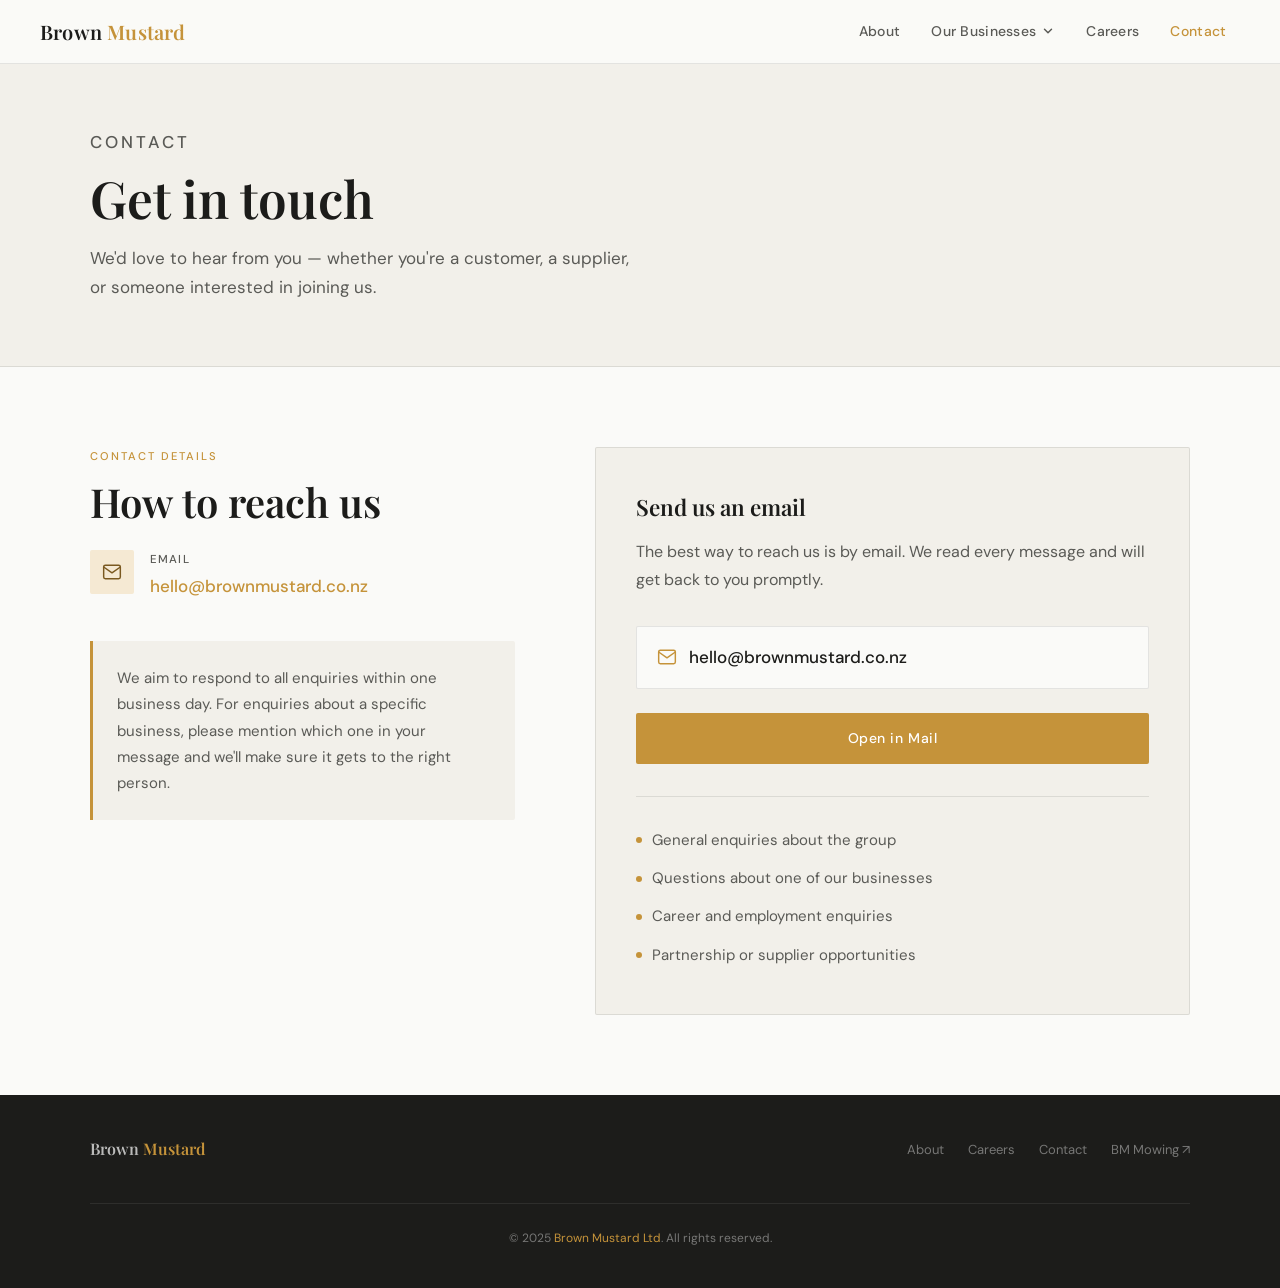
<file: contact.html>
<!DOCTYPE html>
<html lang="en">
<head>
  <meta charset="UTF-8" />
  <meta name="viewport" content="width=device-width, initial-scale=1.0" />
  <title>Contact — Brown Mustard Ltd</title>
  <link rel="preconnect" href="https://fonts.googleapis.com" />
  <link rel="preconnect" href="https://fonts.gstatic.com" crossorigin />
  <link href="https://fonts.googleapis.com/css2?family=Playfair+Display:wght@400;600&family=DM+Sans:wght@300;400;500&display=swap" rel="stylesheet" />
  <link rel="stylesheet" href="style.css" />
  <style>
    .contact-section { background: var(--surface); }

    .contact-grid {
      display: grid;
      grid-template-columns: 1fr 1.4fr;
      gap: 5rem;
      align-items: start;
    }

    /* Left — details */
    .contact-detail {
      display: flex;
      align-items: flex-start;
      gap: 1rem;
      margin-bottom: 2rem;
    }

    .contact-icon {
      width: 44px; height: 44px;
      background: var(--mustard-light);
      border-radius: 2px;
      display: flex; align-items: center; justify-content: center;
      flex-shrink: 0;
    }

    .contact-icon svg {
      width: 20px; height: 20px;
      stroke: var(--mustard-dark); fill: none;
      stroke-width: 1.75; stroke-linecap: round; stroke-linejoin: round;
    }

    .contact-detail-label {
      font-size: 0.72rem;
      font-weight: 500;
      letter-spacing: 0.1em;
      text-transform: uppercase;
      color: var(--ink-muted);
      margin-bottom: 0.2rem;
    }

    .contact-detail-value {
      font-size: 1.0625rem;
      color: var(--ink);
    }

    .contact-detail-value a {
      color: var(--mustard);
      text-decoration: none;
      font-weight: 500;
    }

    .contact-detail-value a:hover { text-decoration: underline; }

    .contact-note {
      background: var(--surface-alt);
      border-left: 3px solid var(--mustard);
      border-radius: 0 2px 2px 0;
      padding: 1.5rem;
      margin-top: 2.5rem;
    }

    .contact-note p {
      font-size: 0.9375rem;
      color: var(--ink-muted);
      line-height: 1.75;
    }

    /* Right — mailto card */
    .contact-card {
      background: var(--surface-alt);
      border: 1px solid var(--border);
      border-radius: 2px;
      padding: 2.5rem;
    }

    .contact-card h3 {
      font-family: 'Playfair Display', serif;
      font-size: 1.4rem;
      font-weight: 600;
      margin-bottom: 0.75rem;
    }

    .contact-card p {
      font-size: 1rem;
      color: var(--ink-muted);
      margin-bottom: 2rem;
      line-height: 1.75;
    }

    .contact-big-email {
      display: flex;
      align-items: center;
      gap: 0.75rem;
      background: var(--surface);
      border: 1px solid var(--border);
      border-radius: 2px;
      padding: 1rem 1.25rem;
      margin-bottom: 1.5rem;
      transition: border-color 0.2s;
    }

    .contact-big-email:hover { border-color: var(--mustard); }

    .contact-big-email svg {
      width: 20px; height: 20px;
      stroke: var(--mustard); fill: none;
      stroke-width: 1.75; stroke-linecap: round; stroke-linejoin: round;
      flex-shrink: 0;
    }

    .contact-big-email a {
      font-size: 1.0625rem;
      font-weight: 500;
      color: var(--ink);
      text-decoration: none;
    }

    .contact-big-email a:hover { color: var(--mustard); }

    .contact-reasons {
      list-style: none;
      margin-top: 2rem;
      border-top: 1px solid var(--border);
      padding-top: 1.5rem;
    }

    .contact-reasons li {
      display: flex;
      align-items: center;
      gap: 0.6rem;
      font-size: 0.9375rem;
      color: var(--ink-muted);
      padding: 0.4rem 0;
    }

    .contact-reasons li::before {
      content: '';
      display: block;
      width: 6px; height: 6px;
      border-radius: 50%;
      background: var(--mustard);
      flex-shrink: 0;
    }

    @media (max-width: 768px) {
      .contact-grid { grid-template-columns: 1fr; gap: 3rem; }
    }
  </style>
</head>
<body>

  <div class="page-hero">
    <div class="page-hero-inner">
      <p class="page-hero-eyebrow">Contact</p>
      <h1>Get in touch</h1>
      <p>We'd love to hear from you — whether you're a customer, a supplier, or someone interested in joining us.</p>
    </div>
  </div>

  <section class="section contact-section">
    <div class="container">
      <div class="contact-grid">

        <!-- Left -->
        <div>
          <p class="section-label">Contact Details</p>
          <h2 class="section-title">How to reach us</h2>

          <div class="contact-detail">
            <div class="contact-icon">
              <svg viewBox="0 0 24 24"><path d="M4 4h16c1.1 0 2 .9 2 2v12c0 1.1-.9 2-2 2H4c-1.1 0-2-.9-2-2V6c0-1.1.9-2 2-2z"/><polyline points="22,6 12,13 2,6"/></svg>
            </div>
            <div>
              <div class="contact-detail-label">Email</div>
              <div class="contact-detail-value"><a href="mailto:hello@brownmustard.co.nz">hello@brownmustard.co.nz</a></div>
            </div>
          </div>

          <div class="contact-note">
            <p>We aim to respond to all enquiries within one business day. For enquiries about a specific business, please mention which one in your message and we'll make sure it gets to the right person.</p>
          </div>
        </div>

        <!-- Right -->
        <div class="contact-card">
          <h3>Send us an email</h3>
          <p>The best way to reach us is by email. We read every message and will get back to you promptly.</p>

          <div class="contact-big-email">
            <svg viewBox="0 0 24 24"><path d="M4 4h16c1.1 0 2 .9 2 2v12c0 1.1-.9 2-2 2H4c-1.1 0-2-.9-2-2V6c0-1.1.9-2 2-2z"/><polyline points="22,6 12,13 2,6"/></svg>
            <a href="mailto:hello@brownmustard.co.nz">hello@brownmustard.co.nz</a>
          </div>

          <a href="mailto:hello@brownmustard.co.nz" class="btn" style="width:100%; text-align:center; display:block;">Open in Mail</a>

          <ul class="contact-reasons">
            <li>General enquiries about the group</li>
            <li>Questions about one of our businesses</li>
            <li>Career and employment enquiries</li>
            <li>Partnership or supplier opportunities</li>
          </ul>
        </div>

      </div>
    </div>
  </section>

  <script src="nav.js"></script>
</body>
</html>
</file>
<file: style.css>
*, *::before, *::after { box-sizing: border-box; margin: 0; padding: 0; }

:root {
  --mustard: #C5933A;
  --mustard-light: #F5E9D3;
  --mustard-dark: #7A5920;
  --ink: #1C1C1A;
  --ink-muted: #5A5A56;
  --surface: #FAFAF8;
  --surface-alt: #F2F0EA;
  --border: rgba(28,28,26,0.1);
}

html { scroll-behavior: smooth; }

body {
  font-family: 'DM Sans', sans-serif;
  font-weight: 400;
  color: var(--ink);
  background: var(--surface);
  line-height: 1.7;
}

/* ── NAV ── */
nav {
  position: fixed;
  top: 0; left: 0; right: 0;
  z-index: 200;
  background: rgba(250,250,248,0.95);
  backdrop-filter: blur(12px);
  border-bottom: 1px solid var(--border);
  padding: 0 2.5rem;
  height: 64px;
  display: flex;
  align-items: center;
  justify-content: space-between;
}

.nav-logo {
  font-family: 'Playfair Display', serif;
  font-size: 1.25rem;
  font-weight: 600;
  color: var(--ink);
  text-decoration: none;
  letter-spacing: 0.01em;
  white-space: nowrap;
}
.nav-logo span { color: var(--mustard); }

.nav-links {
  display: flex;
  align-items: center;
  gap: 0.25rem;
  list-style: none;
}

.nav-links > li { position: relative; }

.nav-links > li > a,
.nav-links > li > button {
  display: flex;
  align-items: center;
  gap: 0.3rem;
  padding: 0.5rem 0.85rem;
  font-family: 'DM Sans', sans-serif;
  font-size: 0.875rem;
  font-weight: 500;
  color: var(--ink-muted);
  text-decoration: none;
  background: none;
  border: none;
  cursor: pointer;
  border-radius: 4px;
  transition: color 0.2s, background 0.2s;
  letter-spacing: 0.02em;
  white-space: nowrap;
}

.nav-links > li > a:hover,
.nav-links > li > button:hover { color: var(--mustard); background: var(--mustard-light); }

.nav-links > li > a.active { color: var(--mustard); }

.nav-chevron {
  width: 14px; height: 14px;
  stroke: currentColor;
  fill: none;
  stroke-width: 2.5;
  stroke-linecap: round;
  stroke-linejoin: round;
  transition: transform 0.2s;
  flex-shrink: 0;
}

.nav-dropdown-trigger[aria-expanded="true"] .nav-chevron {
  transform: rotate(180deg);
}

/* Dropdown */
.nav-dropdown {
  position: absolute;
  top: calc(100% + 8px);
  left: 0;
  min-width: 220px;
  background: var(--surface);
  border: 1px solid var(--border);
  border-radius: 6px;
  box-shadow: 0 8px 24px rgba(28,28,26,0.1);
  padding: 0.4rem;
  opacity: 0;
  pointer-events: none;
  transform: translateY(-6px);
  transition: opacity 0.18s, transform 0.18s;
  z-index: 300;
}

.nav-dropdown.open {
  opacity: 1;
  pointer-events: auto;
  transform: translateY(0);
}

.nav-dropdown a {
  display: flex;
  align-items: center;
  gap: 0.6rem;
  padding: 0.6rem 0.85rem;
  font-size: 0.875rem;
  font-weight: 400;
  color: var(--ink);
  text-decoration: none;
  border-radius: 4px;
  transition: background 0.15s, color 0.15s;
}

.nav-dropdown a:hover { background: var(--mustard-light); color: var(--mustard-dark); }

.nav-dropdown a svg {
  width: 16px; height: 16px;
  stroke: var(--mustard);
  fill: none;
  stroke-width: 1.75;
  stroke-linecap: round;
  stroke-linejoin: round;
  flex-shrink: 0;
}

.nav-dropdown .dropdown-ext {
  font-size: 0.7rem;
  color: var(--ink-muted);
  margin-left: auto;
  letter-spacing: 0.04em;
}

/* Mobile hamburger */
.nav-hamburger {
  display: none;
  flex-direction: column;
  gap: 5px;
  background: none;
  border: none;
  cursor: pointer;
  padding: 4px;
}
.nav-hamburger span {
  display: block;
  width: 22px; height: 2px;
  background: var(--ink);
  border-radius: 2px;
  transition: transform 0.2s, opacity 0.2s;
}

/* Mobile menu */
.nav-mobile {
  display: none;
  position: fixed;
  top: 64px; left: 0; right: 0;
  background: var(--surface);
  border-bottom: 1px solid var(--border);
  padding: 1rem 1.5rem 1.5rem;
  z-index: 190;
  flex-direction: column;
  gap: 0.25rem;
}
.nav-mobile.open { display: flex; }
.nav-mobile a, .nav-mobile button {
  display: block;
  width: 100%;
  text-align: left;
  padding: 0.65rem 0.75rem;
  font-size: 0.9375rem;
  font-weight: 500;
  color: var(--ink);
  text-decoration: none;
  background: none;
  border: none;
  border-radius: 4px;
  cursor: pointer;
  font-family: 'DM Sans', sans-serif;
}
.nav-mobile a:hover, .nav-mobile button:hover { background: var(--mustard-light); color: var(--mustard-dark); }
.nav-mobile .mobile-sub {
  padding-left: 1.5rem;
  display: none;
  flex-direction: column;
}
.nav-mobile .mobile-sub.open { display: flex; }
.nav-mobile .mobile-sub a { font-size: 0.875rem; font-weight: 400; color: var(--ink-muted); }

/* ── PAGE HERO (inner pages) ── */
.page-hero {
  background: var(--surface-alt);
  padding: 7rem 2.5rem 4rem;
  border-bottom: 1px solid var(--border);
}

.page-hero-inner {
  max-width: 1100px;
  margin: 0 auto;
}

.page-hero-eyebrow {
  font-size: 0.7rem;
  font-weight: 500;
  letter-spacing: 0.18em;
  text-transform: uppercase;
  color: var(--mustard);
  margin-bottom: 0.75rem;
}

.page-hero h1 {
  font-family: 'Playfair Display', serif;
  font-size: clamp(2rem, 4vw, 3.25rem);
  font-weight: 600;
  line-height: 1.15;
  max-width: 700px;
}

.page-hero p {
  margin-top: 1rem;
  font-size: 1.0625rem;
  color: var(--ink-muted);
  max-width: 540px;
}

/* ── SHARED SECTION STYLES ── */
.section {
  padding: 5rem 2.5rem;
}

.container {
  max-width: 1100px;
  margin: 0 auto;
}

.section-label {
  font-size: 0.7rem;
  font-weight: 500;
  letter-spacing: 0.18em;
  text-transform: uppercase;
  color: var(--mustard);
  margin-bottom: 0.75rem;
}

.section-title {
  font-family: 'Playfair Display', serif;
  font-size: clamp(1.75rem, 3.5vw, 2.5rem);
  font-weight: 600;
  line-height: 1.2;
  margin-bottom: 1.5rem;
}

/* ── BUTTON ── */
.btn {
  display: inline-block;
  padding: 0.875rem 2rem;
  background: var(--mustard);
  color: #fff;
  font-family: 'DM Sans', sans-serif;
  font-size: 0.875rem;
  font-weight: 500;
  letter-spacing: 0.04em;
  text-decoration: none;
  border-radius: 2px;
  transition: background 0.2s, transform 0.15s;
  border: none;
  cursor: pointer;
}
.btn:hover { background: var(--mustard-dark); transform: translateY(-1px); }

.btn-outline {
  background: transparent;
  border: 1.5px solid var(--mustard);
  color: var(--mustard);
}
.btn-outline:hover { background: var(--mustard-light); transform: translateY(-1px); }

/* ── FOOTER ── */
footer {
  background: var(--ink);
  color: rgba(255,255,255,0.4);
  padding: 2.5rem 2.5rem;
}

.footer-inner {
  max-width: 1100px;
  margin: 0 auto;
  display: flex;
  align-items: center;
  justify-content: space-between;
  flex-wrap: wrap;
  gap: 1rem;
}

.footer-logo {
  font-family: 'Playfair Display', serif;
  font-size: 1rem;
  font-weight: 600;
  color: rgba(255,255,255,0.7);
  text-decoration: none;
}
.footer-logo span { color: var(--mustard); }

.footer-links {
  display: flex;
  gap: 1.5rem;
  list-style: none;
  flex-wrap: wrap;
}
.footer-links a {
  font-size: 0.8125rem;
  color: rgba(255,255,255,0.4);
  text-decoration: none;
  transition: color 0.2s;
}
.footer-links a:hover { color: var(--mustard); }

.footer-copy {
  width: 100%;
  font-size: 0.75rem;
  margin-top: 1.5rem;
  padding-top: 1.5rem;
  border-top: 1px solid rgba(255,255,255,0.08);
  text-align: center;
}
.footer-copy span { color: var(--mustard); }

/* ── RESPONSIVE ── */
@media (max-width: 768px) {
  .nav-links { display: none; }
  .nav-hamburger { display: flex; }
}
</file>
